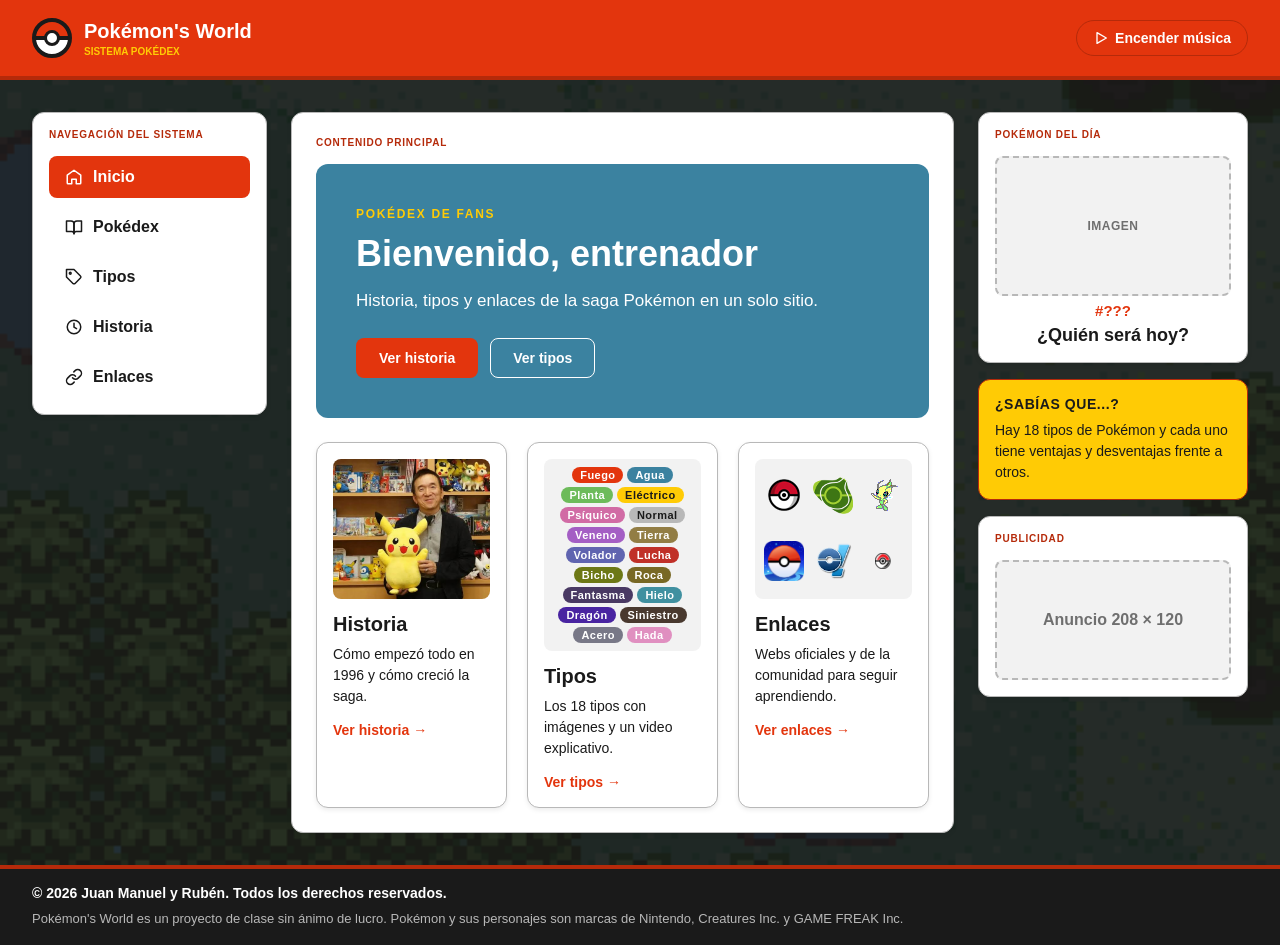
<file: index.html>
<!doctype html>
<html lang="es">
  <head>
    <meta charset="UTF-8" />
    <meta name="viewport" content="width=device-width, initial-scale=1.0" />
    <title>Pokémon's World | Inicio</title>
    <meta
      name="description"
      content="Pokémon's World: historia, tipos, Pokédex y enlaces de la saga Pokémon en un solo sitio de fans."
    />
    <link rel="icon" href="img/favicon.svg" type="image/svg+xml" />
    <link rel="stylesheet" href="css/style.css" />
  </head>
  <body class="page">
    <audio id="background-music" autoplay loop>
      <source src="audio/bg-audio.mp3" type="audio/mpeg" />
      Tu navegador no soporta el elemento de audio.
    </audio>
    <!-- Cabecera -->
    <header class="header">
      <div class="header-container">
        <!-- Logo -->
        <div class="brand">
          <div class="pokeball"></div>
          <div>
            <p class="brand-name">Pokémon's World</p>
            <span> SISTEMA POKÉDEX </span>
          </div>
        </div>
        <!-- Botón de música -->
        <button id="music-button" class="btn music-button" type="button" aria-pressed="false">
          Encender música
        </button>
      </div>
    </header>
    <!-- Estructura de la página -->
    <div class="page-layout">
      <!-- Menú lateral -->
      <aside class="left-sidebar">
        <div class="navigation-panel">
          <p class="panel-title">NAVEGACIÓN DEL SISTEMA</p>
          <nav class="side-nav">
            <a href="index.html" class="active">
              <svg class="nav-icon" viewBox="0 0 24 24" aria-hidden="true">
                <path
                  d="M3 9.5 12 3l9 6.5V20a1 1 0 0 1-1 1h-5v-6H9v6H4a1 1 0 0 1-1-1z"
                />
              </svg>
              Inicio
            </a>
            <a href="pokedex.html">
              <svg class="nav-icon" viewBox="0 0 24 24" aria-hidden="true">
                <path d="M2 4h6a4 4 0 0 1 4 4v13a3 3 0 0 0-3-3H2z" />
                <path d="M22 4h-6a4 4 0 0 0-4 4v13a3 3 0 0 1 3-3h7z" />
              </svg>
              Pokédex
            </a>
            <a href="tipos.html">
              <svg class="nav-icon" viewBox="0 0 24 24" aria-hidden="true">
                <path
                  d="M20.59 13.41l-7.17 7.17a2 2 0 0 1-2.83 0L2 12V2h10l8.59 8.59a2 2 0 0 1 0 2.82z"
                />
                <circle cx="7" cy="7" r="1.2" />
              </svg>
              Tipos
            </a>
            <a href="historia.html">
              <svg class="nav-icon" viewBox="0 0 24 24" aria-hidden="true">
                <circle cx="12" cy="12" r="9" />
                <path d="M12 7v5.2l3.4 2" />
              </svg>
              Historia
            </a>
            <a href="enlaces.html">
              <svg class="nav-icon" viewBox="0 0 24 24" aria-hidden="true">
                <path
                  d="M10 13a5 5 0 0 0 7.54.54l3-3a5 5 0 0 0-7.07-7.07l-1.72 1.71"
                />
                <path
                  d="M14 11a5 5 0 0 0-7.54-.54l-3 3a5 5 0 0 0 7.07 7.07l1.71-1.71"
                />
              </svg>
              Enlaces
            </a>
          </nav>
        </div>
      </aside>
      <!-- Contenido principal -->
      <main class="main-content">
        <section class="content-panel">
          <p class="panel-title">CONTENIDO PRINCIPAL</p>
          <!-- Banner principal -->
          <div class="hero">
            <span class="hero-label">POKÉDEX DE FANS</span>
            <h1 class="hero-title">Bienvenido, entrenador</h1>
            <p class="hero-text">
              Historia, tipos y enlaces de la saga Pokémon en un solo sitio.
            </p>
            <div class="hero-actions">
              <a class="btn btn-primary" href="historia.html">Ver historia</a>
              <a class="btn btn-ghost" href="tipos.html">Ver tipos</a>
            </div>
          </div>
          <!-- Tarjetas de inicio -->
          <div class="card-grid card-grid--3">
            <article class="card">
              <img
                class="card-image"
                src="img/portada-saga.jpg"
                alt="Portada de los primeros juegos de Pokémon"
              />
              <div class="card-body">
                <h2 class="card-title">Historia</h2>
                <p class="card-text">
                  Cómo empezó todo en 1996 y cómo creció la saga.
                </p>
                <a class="card-link" href="historia.html">Ver historia →</a>
              </div>
            </article>
            <article class="card">
              <div class="card-image card-image--tipos">
                <span class="type-badge fuego">Fuego</span>
                <span class="type-badge agua">Agua</span>
                <span class="type-badge planta">Planta</span>
                <span class="type-badge electrico">Eléctrico</span>
                <span class="type-badge psiquico">Psíquico</span>
                <span class="type-badge normal">Normal</span>
                <span class="type-badge veneno">Veneno</span>
                <span class="type-badge tierra">Tierra</span>
                <span class="type-badge volador">Volador</span>
                <span class="type-badge lucha">Lucha</span>
                <span class="type-badge bicho">Bicho</span>
                <span class="type-badge roca">Roca</span>
                <span class="type-badge fantasma">Fantasma</span>
                <span class="type-badge hielo">Hielo</span>
                <span class="type-badge dragon">Dragón</span>
                <span class="type-badge siniestro">Siniestro</span>
                <span class="type-badge acero">Acero</span>
                <span class="type-badge hada">Hada</span>
              </div>
              <div class="card-body">
                <h2 class="card-title">Tipos</h2>
                <p class="card-text">
                  Los 18 tipos con imágenes y un video explicativo.
                </p>
                <a class="card-link" href="tipos.html">Ver tipos →</a>
              </div>
            </article>
            <article class="card">
              <div class="card-image card-image--logos">
                <img src="img/logos/pokemon-com.png" alt="Pokémon.com" />
                <img src="img/logos/bulbapedia.png" alt="Bulbapedia" />
                <img src="img/logos/serebii.png" alt="Serebii" />
                <img src="img/logos/pokemongo.png" alt="Pokémon GO" />
                <img src="img/logos/pokemonshowdown.png" alt="Pokémon Showdown" />
                <img src="img/logos/pokemoncenter.png" alt="Pokémon Center" />
              </div>
              <div class="card-body">
                <h2 class="card-title">Enlaces</h2>
                <p class="card-text">
                  Webs oficiales y de la comunidad para seguir aprendiendo.
                </p>
                <a class="card-link" href="enlaces.html">Ver enlaces →</a>
              </div>
            </article>
          </div>
        </section>
      </main>
      <!-- Contenido lateral -->
      <aside class="right-sidebar">
        <!-- Pokémon del día -->
        <div class="sidebar-panel">
          <p class="panel-title">POKÉMON DEL DÍA</p>
          <div class="pokemon-day">
            <div class="img-placeholder pokemon-day-image">
              <span> IMAGEN </span>
            </div>
            <p class="pokemon-day-number">#???</p>
            <p class="pokemon-day-name">¿Quién será hoy?</p>
          </div>
        </div>
        <!-- Dato curioso -->
        <div class="fact-box">
          <p class="fact-title">¿SABÍAS QUE...?</p>
          <p class="fact-text">
            Hay 18 tipos de Pokémon y cada uno tiene ventajas y desventajas
            frente a otros.
          </p>
        </div>
        <!-- Anuncio 208x120 -->
        <div class="sidebar-panel">
          <p class="panel-title">PUBLICIDAD</p>
          <div class="ad-placeholder ad-placeholder--wide">
            <span> Anuncio 208 × 120 </span>
          </div>
        </div>
      </aside>
    </div>
    <!-- Pie de página -->
    <footer class="footer">
      <div class="footer-container">
        <p class="footer-copy">
          © 2026 Juan Manuel y Rubén. Todos los derechos reservados.
        </p>
        <p class="footer-note">
          Pokémon's World es un proyecto de clase sin ánimo de lucro. Pokémon y
          sus personajes son marcas de Nintendo, Creatures Inc. y GAME FREAK
          Inc.
        </p>
      </div>
    </footer>
    <script src="js/api.js"></script>
    <script src="js/dom.js"></script>
    <script src="js/script.js"></script>
  </body>
</html>
</file>
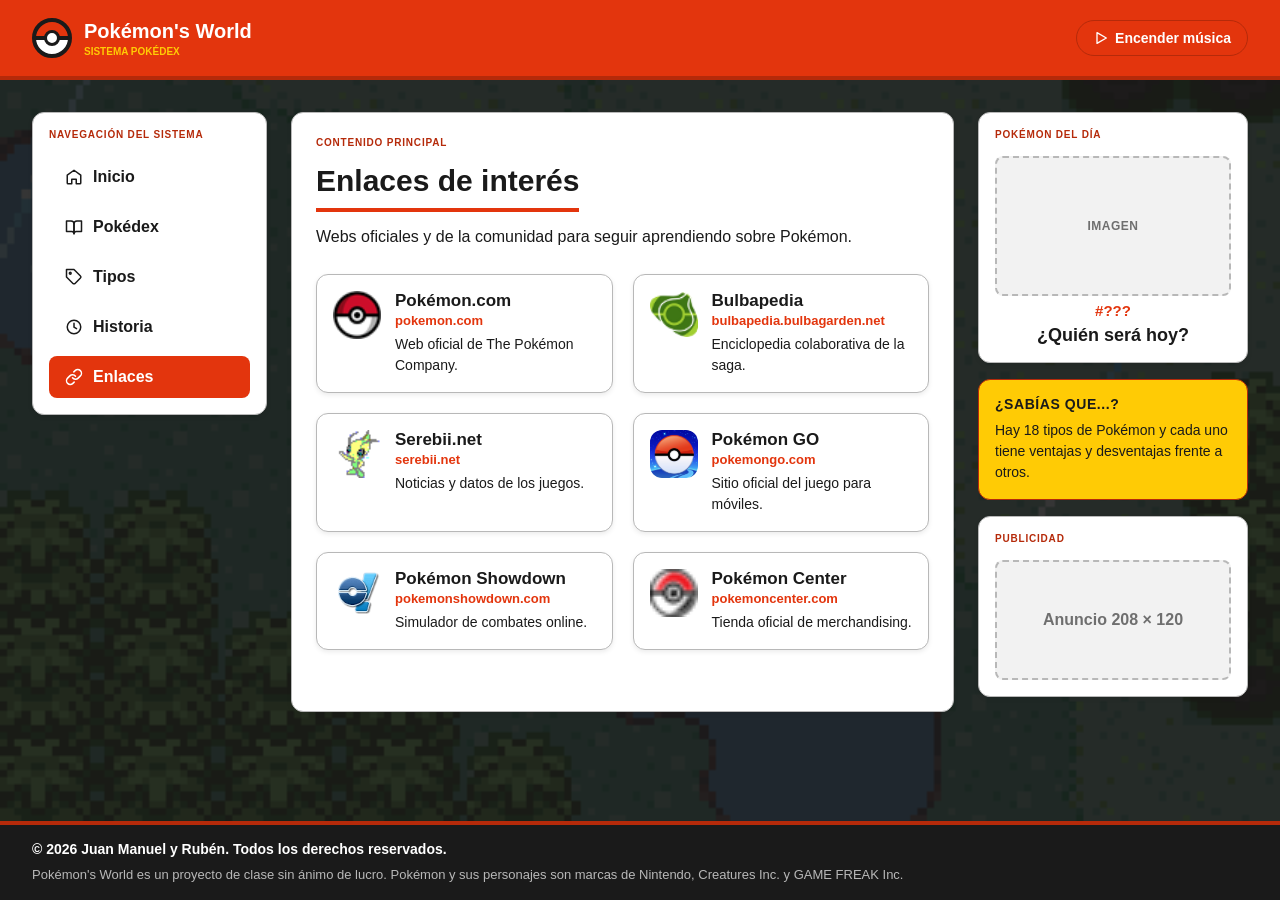
<file: enlaces.html>
<!doctype html>
<html lang="es">
  <head>
    <meta charset="UTF-8" />
    <meta name="viewport" content="width=device-width, initial-scale=1.0" />
    <title>Pokémon's World | Enlaces</title>
    <meta
      name="description"
      content="Webs oficiales y de la comunidad para seguir aprendiendo sobre Pokémon."
    />
    <link rel="icon" href="img/favicon.svg" type="image/svg+xml" />
    <link rel="stylesheet" href="css/style.css" />
  </head>
  <body class="page">
    <audio id="background-music" autoplay loop>
      <source src="audio/bg-audio.mp3" type="audio/mpeg" />
      Tu navegador no soporta el elemento de audio.
    </audio>
    <!-- Cabecera -->
    <header class="header">
      <div class="header-container">
        <!-- Logo -->
        <div class="brand">
          <div class="pokeball"></div>
          <div>
            <p class="brand-name">Pokémon's World</p>
            <span> SISTEMA POKÉDEX </span>
          </div>
        </div>
        <!-- Botón de música -->
        <button id="music-button" class="btn music-button" type="button" aria-pressed="false">
          Encender música
        </button>
      </div>
    </header>
    <!-- Estructura de la página -->
    <div class="page-layout">
      <!-- Menú lateral -->
      <aside class="left-sidebar">
        <div class="navigation-panel">
          <p class="panel-title">NAVEGACIÓN DEL SISTEMA</p>
          <nav class="side-nav">
            <a href="index.html">
              <svg class="nav-icon" viewBox="0 0 24 24" aria-hidden="true">
                <path d="M3 9.5 12 3l9 6.5V20a1 1 0 0 1-1 1h-5v-6H9v6H4a1 1 0 0 1-1-1z" />
              </svg>
              Inicio
            </a>
            <a href="pokedex.html">
              <svg class="nav-icon" viewBox="0 0 24 24" aria-hidden="true">
                <path d="M2 4h6a4 4 0 0 1 4 4v13a3 3 0 0 0-3-3H2z" />
                <path d="M22 4h-6a4 4 0 0 0-4 4v13a3 3 0 0 1 3-3h7z" />
              </svg>
              Pokédex
            </a>
            <a href="tipos.html">
              <svg class="nav-icon" viewBox="0 0 24 24" aria-hidden="true">
                <path
                  d="M20.59 13.41l-7.17 7.17a2 2 0 0 1-2.83 0L2 12V2h10l8.59 8.59a2 2 0 0 1 0 2.82z"
                />
                <circle cx="7" cy="7" r="1.2" />
              </svg>
              Tipos
            </a>
            <a href="historia.html">
              <svg class="nav-icon" viewBox="0 0 24 24" aria-hidden="true">
                <circle cx="12" cy="12" r="9" />
                <path d="M12 7v5.2l3.4 2" />
              </svg>
              Historia
            </a>
            <a href="enlaces.html" class="active">
              <svg class="nav-icon" viewBox="0 0 24 24" aria-hidden="true">
                <path d="M10 13a5 5 0 0 0 7.54.54l3-3a5 5 0 0 0-7.07-7.07l-1.72 1.71" />
                <path d="M14 11a5 5 0 0 0-7.54-.54l-3 3a5 5 0 0 0 7.07 7.07l1.71-1.71" />
              </svg>
              Enlaces
            </a>
          </nav>
        </div>
      </aside>
      <!-- Contenido principal -->
      <main class="main-content">
        <section class="content-panel">
          <p class="panel-title">CONTENIDO PRINCIPAL</p>
          <!-- Título de la página -->
          <h1 class="page-title page-title--underline">Enlaces de interés</h1>
          <p class="page-intro">
            Webs oficiales y de la comunidad para seguir aprendiendo sobre Pokémon.
          </p>
          <!-- Enlaces -->
          <div class="card-grid card-grid--2">
            <article class="link-card">
              <img
                class="link-logo"
                src="img/logos/pokemon-com.png"
                alt=""
                width="48"
                height="48"
              />
              <div class="link-body">
                <h2 class="link-name"><a href="https://www.pokemon.com" target="_blank" rel="noopener noreferrer">Pokémon.com</a></h2>
                <p class="link-domain">pokemon.com</p>
                <p class="link-text">Web oficial de The Pokémon Company.</p>
              </div>
            </article>
            <article class="link-card">
              <img class="link-logo" src="img/logos/bulbapedia.png" alt="" width="48" height="48" />
              <div class="link-body">
                <h2 class="link-name">
                  <a href="https://bulbapedia.bulbagarden.net" target="_blank" rel="noopener noreferrer">Bulbapedia</a>
                </h2>
                <p class="link-domain">bulbapedia.bulbagarden.net</p>
                <p class="link-text">Enciclopedia colaborativa de la saga.</p>
              </div>
            </article>
            <article class="link-card">
              <img class="link-logo" src="img/logos/serebii.png" alt="" width="48" height="48" />
              <div class="link-body">
                <h2 class="link-name"><a href="https://serebii.net" target="_blank" rel="noopener noreferrer">Serebii.net</a></h2>
                <p class="link-domain">serebii.net</p>
                <p class="link-text">Noticias y datos de los juegos.</p>
              </div>
            </article>
            <article class="link-card">
              <img class="link-logo" src="img/logos/pokemongo.png" alt="" width="48" height="48" />
              <div class="link-body">
                <h2 class="link-name"><a href="https://pokemongo.com" target="_blank" rel="noopener noreferrer">Pokémon GO</a></h2>
                <p class="link-domain">pokemongo.com</p>
                <p class="link-text">Sitio oficial del juego para móviles.</p>
              </div>
            </article>
            <article class="link-card">
              <img
                class="link-logo"
                src="img/logos/pokemonshowdown.png"
                alt=""
                width="48"
                height="48"
              />
              <div class="link-body">
                <h2 class="link-name">
                  <a href="https://pokemonshowdown.com" target="_blank" rel="noopener noreferrer">Pokémon Showdown</a>
                </h2>
                <p class="link-domain">pokemonshowdown.com</p>
                <p class="link-text">Simulador de combates online.</p>
              </div>
            </article>
            <article class="link-card">
              <img
                class="link-logo"
                src="img/logos/pokemoncenter.png"
                alt=""
                width="48"
                height="48"
              />
              <div class="link-body">
                <h2 class="link-name">
                  <a href="https://www.pokemoncenter.com" target="_blank" rel="noopener noreferrer">Pokémon Center</a>
                </h2>
                <p class="link-domain">pokemoncenter.com</p>
                <p class="link-text">Tienda oficial de merchandising.</p>
              </div>
            </article>
          </div>
        </section>
      </main>
      <!-- Contenido lateral -->
      <aside class="right-sidebar">
        <!-- Pokémon del día -->
        <div class="sidebar-panel">
          <p class="panel-title">POKÉMON DEL DÍA</p>
          <div class="pokemon-day">
            <div class="img-placeholder pokemon-day-image">
              <span> IMAGEN </span>
            </div>
            <p class="pokemon-day-number">#???</p>
            <p class="pokemon-day-name">¿Quién será hoy?</p>
          </div>
        </div>
        <!-- Dato curioso -->
        <div class="fact-box">
          <p class="fact-title">¿SABÍAS QUE...?</p>
          <p class="fact-text">
            Hay 18 tipos de Pokémon y cada uno tiene ventajas y desventajas frente a otros.
          </p>
        </div>
        <!-- Anuncio 208x120 -->
        <div class="sidebar-panel">
          <p class="panel-title">PUBLICIDAD</p>
          <div class="ad-placeholder ad-placeholder--wide">
            <span> Anuncio 208 × 120 </span>
          </div>
        </div>
      </aside>
    </div>
    <!-- Pie de página -->
    <footer class="footer">
      <div class="footer-container">
        <p class="footer-copy">© 2026 Juan Manuel y Rubén. Todos los derechos reservados.</p>
        <p class="footer-note">
          Pokémon's World es un proyecto de clase sin ánimo de lucro. Pokémon y sus personajes son
          marcas de Nintendo, Creatures Inc. y GAME FREAK Inc.
        </p>
      </div>
    </footer>
    <script src="js/api.js"></script>
    <script src="js/dom.js"></script>
    <script src="js/script.js"></script>
  </body>
</html>
</file>
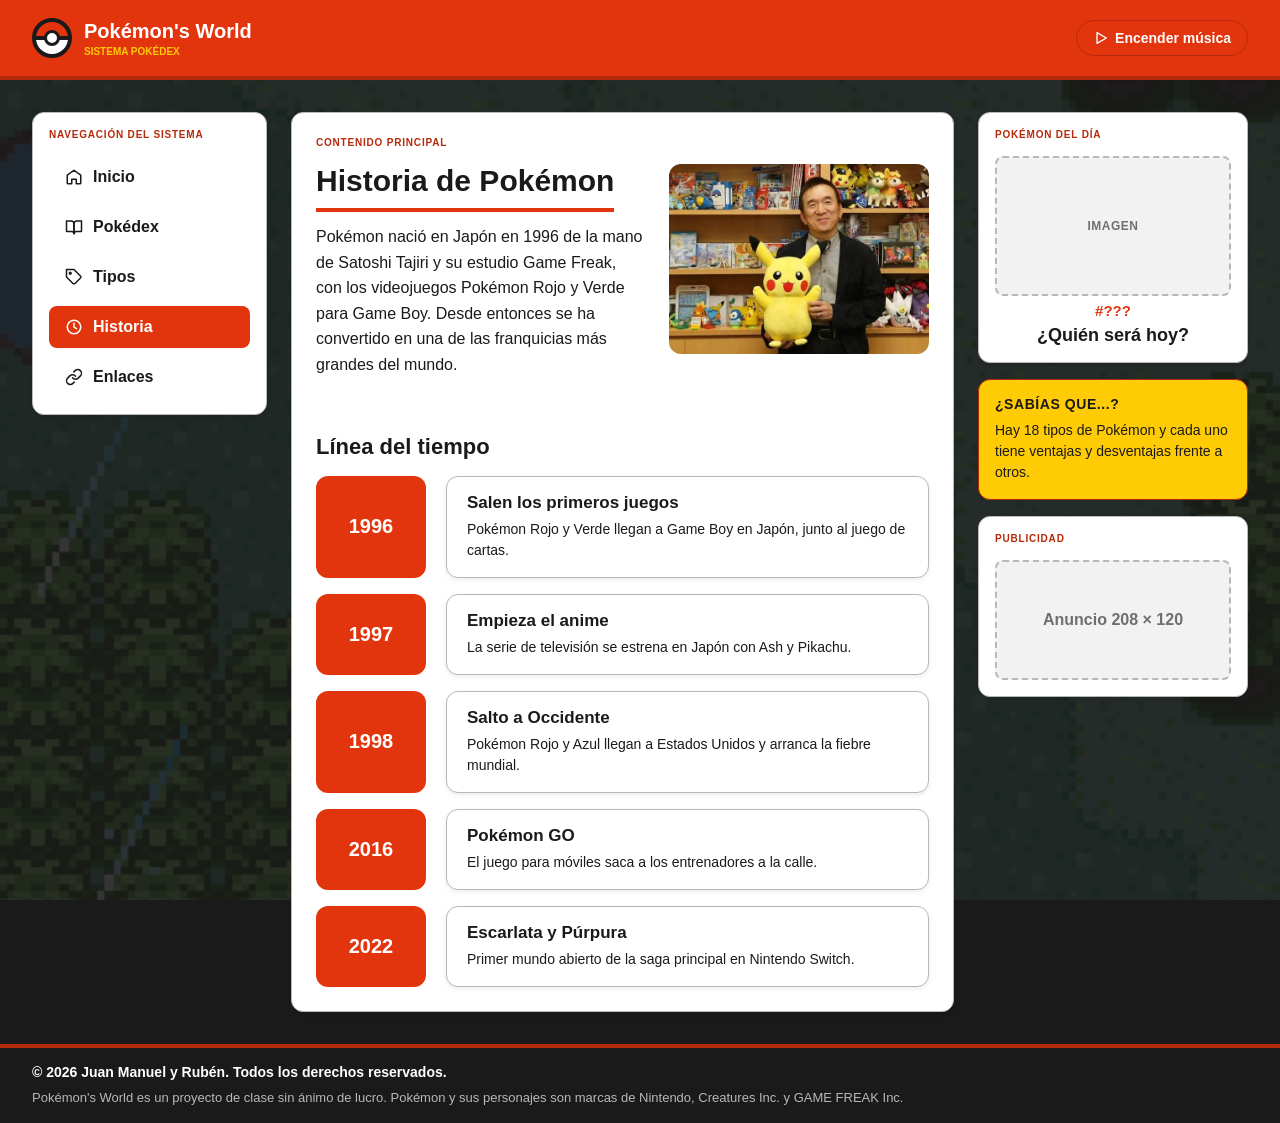
<file: historia.html>
<!doctype html>
<html lang="es">
  <head>
    <meta charset="UTF-8" />
    <meta name="viewport" content="width=device-width, initial-scale=1.0" />
    <title>Pokémon's World | Historia</title>
    <meta
      name="description"
      content="La historia de Pokémon desde 1996 hasta hoy: juegos, anime y línea del tiempo."
    />
    <link rel="icon" href="img/favicon.svg" type="image/svg+xml" />
    <link rel="stylesheet" href="css/style.css" />
  </head>
  <body class="page">
    <audio id="background-music" autoplay loop>
      <source src="audio/bg-audio.mp3" type="audio/mpeg" />
      Tu navegador no soporta el elemento de audio.
    </audio>
    <!-- Cabecera -->
    <header class="header">
      <div class="header-container">
        <!-- Logo -->
        <div class="brand">
          <div class="pokeball"></div>
          <div>
            <p class="brand-name">Pokémon's World</p>
            <span> SISTEMA POKÉDEX </span>
          </div>
        </div>
        <!-- Botón de música -->
        <button id="music-button" class="btn music-button" type="button" aria-pressed="false">
          Encender música
        </button>
      </div>
    </header>
    <!-- Estructura de la página -->
    <div class="page-layout">
      <!-- Menú lateral -->
      <aside class="left-sidebar">
        <div class="navigation-panel">
          <p class="panel-title">NAVEGACIÓN DEL SISTEMA</p>
          <nav class="side-nav">
            <a href="index.html">
              <svg class="nav-icon" viewBox="0 0 24 24" aria-hidden="true">
                <path d="M3 9.5 12 3l9 6.5V20a1 1 0 0 1-1 1h-5v-6H9v6H4a1 1 0 0 1-1-1z" />
              </svg>
              Inicio
            </a>
            <a href="pokedex.html">
              <svg class="nav-icon" viewBox="0 0 24 24" aria-hidden="true">
                <path d="M2 4h6a4 4 0 0 1 4 4v13a3 3 0 0 0-3-3H2z" />
                <path d="M22 4h-6a4 4 0 0 0-4 4v13a3 3 0 0 1 3-3h7z" />
              </svg>
              Pokédex
            </a>
            <a href="tipos.html">
              <svg class="nav-icon" viewBox="0 0 24 24" aria-hidden="true">
                <path
                  d="M20.59 13.41l-7.17 7.17a2 2 0 0 1-2.83 0L2 12V2h10l8.59 8.59a2 2 0 0 1 0 2.82z"
                />
                <circle cx="7" cy="7" r="1.2" />
              </svg>
              Tipos
            </a>
            <a href="historia.html" class="active">
              <svg class="nav-icon" viewBox="0 0 24 24" aria-hidden="true">
                <circle cx="12" cy="12" r="9" />
                <path d="M12 7v5.2l3.4 2" />
              </svg>
              Historia
            </a>
            <a href="enlaces.html">
              <svg class="nav-icon" viewBox="0 0 24 24" aria-hidden="true">
                <path d="M10 13a5 5 0 0 0 7.54.54l3-3a5 5 0 0 0-7.07-7.07l-1.72 1.71" />
                <path d="M14 11a5 5 0 0 0-7.54-.54l-3 3a5 5 0 0 0 7.07 7.07l1.71-1.71" />
              </svg>
              Enlaces
            </a>
          </nav>
        </div>
      </aside>
      <!-- Contenido principal -->
      <main class="main-content">
        <section class="content-panel">
          <p class="panel-title">CONTENIDO PRINCIPAL</p>
          <!-- Introducción -->
          <div class="intro-split">
            <div class="intro-split-text">
              <h1 class="page-title page-title--underline">Historia de Pokémon</h1>
              <p class="page-intro">
                Pokémon nació en Japón en 1996 de la mano de Satoshi Tajiri y su estudio Game Freak,
                con los videojuegos Pokémon Rojo y Verde para Game Boy. Desde entonces se ha
                convertido en una de las franquicias más grandes del mundo.
              </p>
            </div>
            <img
              class="intro-split-media intro-image"
              src="img/portada-saga.jpg"
              alt="Portada de los primeros juegos de Pokémon"
            />
          </div>
          <!-- Línea de tiempo -->
          <h2 class="section-title">Línea del tiempo</h2>
          <ol class="timeline">
            <li class="timeline-item">
              <p class="timeline-year">1996</p>
              <div class="timeline-card">
                <h3 class="timeline-title">Salen los primeros juegos</h3>
                <p class="timeline-text">
                  Pokémon Rojo y Verde llegan a Game Boy en Japón, junto al juego de cartas.
                </p>
              </div>
            </li>
            <li class="timeline-item">
              <p class="timeline-year">1997</p>
              <div class="timeline-card">
                <h3 class="timeline-title">Empieza el anime</h3>
                <p class="timeline-text">
                  La serie de televisión se estrena en Japón con Ash y Pikachu.
                </p>
              </div>
            </li>
            <li class="timeline-item">
              <p class="timeline-year">1998</p>
              <div class="timeline-card">
                <h3 class="timeline-title">Salto a Occidente</h3>
                <p class="timeline-text">
                  Pokémon Rojo y Azul llegan a Estados Unidos y arranca la fiebre mundial.
                </p>
              </div>
            </li>
            <li class="timeline-item">
              <p class="timeline-year">2016</p>
              <div class="timeline-card">
                <h3 class="timeline-title">Pokémon GO</h3>
                <p class="timeline-text">
                  El juego para móviles saca a los entrenadores a la calle.
                </p>
              </div>
            </li>
            <li class="timeline-item">
              <p class="timeline-year">2022</p>
              <div class="timeline-card">
                <h3 class="timeline-title">Escarlata y Púrpura</h3>
                <p class="timeline-text">
                  Primer mundo abierto de la saga principal en Nintendo Switch.
                </p>
              </div>
            </li>
          </ol>
        </section>
      </main>
      <!-- Contenido lateral -->
      <aside class="right-sidebar">
        <!-- Pokémon del día -->
        <div class="sidebar-panel">
          <p class="panel-title">POKÉMON DEL DÍA</p>
          <div class="pokemon-day">
            <div class="img-placeholder pokemon-day-image">
              <span> IMAGEN </span>
            </div>
            <p class="pokemon-day-number">#???</p>
            <p class="pokemon-day-name">¿Quién será hoy?</p>
          </div>
        </div>
        <!-- Dato curioso -->
        <div class="fact-box">
          <p class="fact-title">¿SABÍAS QUE...?</p>
          <p class="fact-text">
            Hay 18 tipos de Pokémon y cada uno tiene ventajas y desventajas frente a otros.
          </p>
        </div>
        <!-- Anuncio 208x120 -->
        <div class="sidebar-panel">
          <p class="panel-title">PUBLICIDAD</p>
          <div class="ad-placeholder ad-placeholder--wide">
            <span> Anuncio 208 × 120 </span>
          </div>
        </div>
      </aside>
    </div>
    <!-- Pie de página -->
    <footer class="footer">
      <div class="footer-container">
        <p class="footer-copy">© 2026 Juan Manuel y Rubén. Todos los derechos reservados.</p>
        <p class="footer-note">
          Pokémon's World es un proyecto de clase sin ánimo de lucro. Pokémon y sus personajes son
          marcas de Nintendo, Creatures Inc. y GAME FREAK Inc.
        </p>
      </div>
    </footer>
    <script src="js/api.js"></script>
    <script src="js/dom.js"></script>
    <script src="js/script.js"></script>
  </body>
</html>
</file>
<file: css/style.css>
/* VARIABLES */
:root {
  --red: #e3350d;
  --dark-red: #b52a0a;
  --black: #1a1a1a;
  --white: #fff;
  --light: #f2f2f2;
  --gray: #b8b8b8;
  --gray-text: #6f6f6f;
  --blue: #3b82a0;
  --green: #6dbb5a;
  --yellow: #ffcb05;
  --max: 1400px;
  --pad: 32px;
  --radius: 12px;
  --shadow: 0 2px 5px rgba(0, 0, 0, 0.08);
}

/* REINICIO + ESTRUCTURA GENERAL */
* {
  box-sizing: border-box;
}
html,
body {
  margin: 0;
  padding: 0;
}

body {
  min-height: 100vh;
  display: flex;
  flex-direction: column;
  background: var(--black);
  color: var(--black);
  font-family: Arial, Helvetica, sans-serif;
}

.page {
  position: relative;
}

.page::before {
  content: "";
  position: fixed;
  inset: 0;
  background: url("../img/fondo.gif") center / cover no-repeat;
  opacity: 0.12;
  z-index: -1;
  pointer-events: none;
}

/* PRIMITIVOS COMPARTIDOS — única definición del ancho de rejilla y de la superficie de las tarjetas */
.header-container,
.page-layout,
.footer-container {
  width: 100%;
  max-width: var(--max);
  margin: 0 auto;
  padding: 0 var(--pad);
}

.navigation-panel,
.content-panel,
.sidebar-panel,
.card,
.pokemon-card,
.type-card,
.link-card,
.timeline-card {
  background: var(--white);
  border: 1px solid var(--gray);
  border-radius: var(--radius);
  box-shadow: var(--shadow);
}

/* CABECERA */
.header {
  height: 80px;
  background: var(--red);
  border-bottom: 4px solid var(--dark-red);
}
.header-container {
  height: 100%;
  display: flex;
  align-items: center;
  justify-content: space-between;
}

.brand {
  display: flex;
  align-items: center;
  gap: 12px;
}
.brand-name {
  margin: 0;
  color: var(--white);
  font-size: 20px;
  font-weight: bold;
}
.brand span {
  display: block;
  margin-top: 3px;
  color: var(--yellow);
  font-size: 10px;
  font-weight: bold;
}
.pokeball {
  position: relative;
  width: 40px;
  height: 40px;
  border: 4px solid var(--black);
  border-radius: 50%;
  background: linear-gradient(
    var(--red) 0 45%,
    var(--black) 45% 55%,
    var(--white) 55% 100%
  );
}
.pokeball::after {
  content: "";
  position: absolute;
  top: 50%;
  left: 50%;
  transform: translate(-50%, -50%);
  width: 10px;
  height: 10px;
  border: 3px solid var(--black);
  border-radius: 50%;
  background: var(--white);
}

.header-nav {
  display: flex;
  align-items: center;
  gap: 32px;
}
.header-nav a {
  color: var(--white);
  text-decoration: none;
  font-size: 14px;
  font-weight: 600;
}
.header-nav a:hover,
.header-nav a.active {
  color: var(--yellow);
}

#music-button {
  display: inline-flex;
  align-items: center;
  gap: 6px;
  padding: 9px 16px;
  border: 1px solid var(--dark-red);
  border-radius: 999px;
  background: var(--red);
  color: var(--white);
  font-size: 14px;
  font-weight: 600;
  cursor: pointer;
}
#music-button:hover {
  background: var(--dark-red);
}
.music-icon {
  width: 16px;
  height: 16px;
  flex-shrink: 0;
  fill: none;
  stroke: currentColor;
  stroke-width: 2;
  stroke-linecap: round;
  stroke-linejoin: round;
}

/* REJILLA PRINCIPAL + NAVEGACIÓN LATERAL */
.page-layout {
  padding: var(--pad);
  display: grid;
  grid-template-columns: 235px minmax(0, 1fr) 270px;
  gap: 24px;
  flex: 1;
}

.left-sidebar,
.right-sidebar {
  display: flex;
  flex-direction: column;
  gap: 16px;
}
.navigation-panel {
  padding: 16px;
}
.sidebar-panel {
  padding: 16px;
}
.content-panel {
  min-height: 600px;
  padding: 24px;
}
.main-content {
  min-width: 0;
}

.side-nav {
  display: flex;
  flex-direction: column;
  gap: 8px;
}
.side-nav a {
  display: flex;
  align-items: center;
  gap: 10px;
  padding: 12px 16px;
  border-radius: 8px;
  color: var(--black);
  text-decoration: none;
  font-weight: 600;
}
.side-nav a:hover,
.side-nav a.active {
  background: var(--red);
  color: var(--white);
}

/* ICONOS DE LA NAVEGACION */
.nav-icon {
  width: 18px;
  height: 18px;
  flex-shrink: 0;
  fill: none;
  stroke: currentColor;
  stroke-width: 2;
  stroke-linecap: round;
  stroke-linejoin: round;
}

/* PIE DE PÁGINA */
.footer {
  background: var(--black);
  border-top: 4px solid var(--dark-red);
  color: var(--white);
}
.footer-container {
  padding: 16px var(--pad);
}
.footer-copy {
  margin: 0;
  font-size: 14px;
  font-weight: 600;
}
.footer-note {
  margin: 8px 0 0;
  color: var(--gray);
  font-size: 13px;
  line-height: 1.5;
}

/* TIPOGRAFÍA — cada título es un selector de clase simple, sin guerras de especificidad */
.panel-title {
  margin: 0 0 16px;
  color: var(--dark-red);
  font-size: 10px;
  font-weight: bold;
  letter-spacing: 0.08em;
}
.page-title {
  margin: 0 0 12px;
  font-size: 30px;
  font-weight: bold;
}
.page-title--underline {
  padding-bottom: 10px;
  border-bottom: 4px solid var(--red);
  display: inline-block;
}
.page-intro {
  margin: 0 0 24px;
  font-size: 16px;
  line-height: 1.6;
}
.section-title {
  margin: 32px 0 16px;
  font-size: 22px;
  font-weight: bold;
}
.section-actions {
  margin: 20px 0 0;
  text-align: center;
}

/* MARCADORES DE POSICIÓN — anuncios, imágenes y vídeo */
.ad-placeholder,
.img-placeholder,
.video-placeholder {
  display: flex;
  align-items: center;
  justify-content: center;
  text-align: center;
}
.ad-placeholder,
.img-placeholder {
  border: 2px dashed var(--gray);
  border-radius: 8px;
  background: var(--light);
}
.ad-placeholder span,
.img-placeholder span,
.video-placeholder span {
  color: var(--gray);
  font-weight: 600;
}
.ad-placeholder span,
.img-placeholder span {
  color: var(--gray-text);
}
.ad-placeholder--wide,
.img-placeholder--small {
  min-height: 120px;
}
.img-placeholder {
  min-height: 140px;
}
.img-placeholder span {
  padding: 0 8px;
  font-size: 12px;
  letter-spacing: 0.04em;
}
.video-block {
  margin-top: 8px;
}
.video-placeholder {
  min-height: 320px;
  border-radius: var(--radius);
  background: var(--black);
}
.video-embed {
  position: relative;
  aspect-ratio: 16 / 9;
  border-radius: var(--radius);
  overflow: hidden;
  background: var(--black);
}
.video-embed iframe {
  width: 100%;
  height: 100%;
  border: 0;
}
.video-placeholder span {
  font-size: 16px;
  font-weight: bold;
  letter-spacing: 0.1em;
}

/* CAJA DE DATO CURIOSO */
.fact-box {
  padding: 16px;
  border: 1px solid var(--dark-red);
  border-radius: var(--radius);
  background: var(--yellow);
  color: var(--black);
}
.fact-title {
  margin: 0 0 8px;
  font-size: 14px;
  font-weight: bold;
  letter-spacing: 0.04em;
}
.fact-text {
  margin: 0;
  font-size: 14px;
  line-height: 1.5;
}

/* POKÉMON DEL DÍA */
.pokemon-day {
  display: flex;
  flex-direction: column;
  align-items: center;
  gap: 6px;
  text-align: center;
}
.pokemon-day-image {
  width: 100%;
}
.pokemon-day-image img {
  width: 100%;
  height: auto;
  display: block;
}
.pokemon-day-number {
  margin: 0;
  color: var(--red);
  font-size: 15px;
  font-weight: bold;
}
.pokemon-day-name {
  margin: 0;
  font-size: 18px;
  font-weight: bold;
}

/* BANNER PRINCIPAL */
.hero {
  margin: 0 0 24px;
  padding: 40px;
  border-radius: var(--radius);
  background: var(--blue);
  color: var(--white);
}
.hero-label {
  display: inline-block;
  margin-bottom: 12px;
  color: var(--yellow);
  font-size: 12px;
  font-weight: bold;
  letter-spacing: 0.14em;
}
.hero-title {
  margin: 0 0 12px;
  font-size: 36px;
  font-weight: bold;
}
.hero-text {
  max-width: 480px;
  margin: 0 0 24px;
  font-size: 17px;
  line-height: 1.6;
}
.hero-actions {
  display: flex;
  gap: 12px;
}

/* BOTONES */
.btn {
  padding: 11px 22px;
  border: 1px solid transparent;
  border-radius: 8px;
  font-family: inherit;
  font-size: 14px;
  font-weight: 600;
  text-decoration: none;
  cursor: pointer;
}
.btn-small {
  padding: 8px 16px;
  font-size: 13px;
}
.btn-primary {
  background: var(--red);
  color: var(--white);
}
.btn-primary:hover {
  background: var(--dark-red);
}
.btn-ghost {
  border-color: var(--white);
  color: var(--white);
}
.btn-ghost:hover {
  background: var(--white);
  color: var(--blue);
}
.btn-outline {
  border-color: var(--red);
  background: var(--white);
  color: var(--red);
}
.btn-outline:hover {
  background: var(--red);
  color: var(--white);
}
/* TARJETAS + REJILLAS */
.card-grid {
  display: grid;
  gap: 20px;
}
.card-grid--3 {
  grid-template-columns: repeat(3, minmax(0, 1fr));
}
.card-grid--2 {
  grid-template-columns: repeat(2, minmax(0, 1fr));
}

.card,
.pokemon-card,
.type-card {
  padding: 16px;
}
.pokemon-card,
.type-card {
  display: flex;
  flex-direction: column;
}
.pokemon-card .btn {
  margin-top: auto;
  align-self: flex-start;
}
.card-title {
  margin: 0 0 8px;
  font-size: 20px;
  font-weight: bold;
}
.card-body {
  padding-top: 14px;
}
.card-text {
  margin: 0 0 14px;
  font-size: 14px;
  line-height: 1.5;
}
.card-link {
  color: var(--red);
  font-size: 14px;
  font-weight: bold;
  text-decoration: none;
}
.card-link:hover {
  color: var(--dark-red);
  text-decoration: underline;
}

/* IMÁGENES DE LAS TARJETAS DE INICIO */
.card-image {
  display: block;
  width: 100%;
  height: 140px;
  border-radius: 8px;
}
img.card-image {
  object-fit: cover;
}
.card-image--tipos {
  display: flex;
  flex-wrap: wrap;
  align-content: center;
  justify-content: center;
  gap: 4px;
  height: auto;
  min-height: 140px;
  padding: 8px;
  background: var(--light);
}
.card-image--tipos .type-badge {
  padding: 2px 8px;
  font-size: 11px;
}
.card-image--logos {
  display: grid;
  grid-template-columns: repeat(3, 1fr);
  place-items: center;
  gap: 8px;
  padding: 8px;
  background: var(--light);
}
.card-image--logos img {
  max-width: 100%;
  max-height: 40px;
  object-fit: contain;
}
.pokemon-number {
  margin: 0 0 10px;
  color: var(--red);
  font-size: 15px;
  font-weight: bold;
}
.pokemon-name {
  margin: 12px 0 10px;
  font-size: 19px;
  font-weight: bold;
}
.pokemon-types {
  margin: 0 0 14px;
  display: flex;
  flex-wrap: wrap;
  gap: 6px;
}
.pokemon-image {
  display: flex;
  align-items: center;
  justify-content: center;
  min-height: 140px;
  border-radius: 8px;
  background: var(--light);
}
.pokemon-img {
  width: 100%;
  max-height: 140px;
  object-fit: contain;
}
.pokemon-error {
  grid-column: 1 / -1;
  margin: 0;
  padding: 24px;
  color: var(--dark-red);
  font-weight: 600;
}

/* VENTANA DE DETALLES DEL POKÉMON */
.detalle {
  width: min(420px, 90vw);
  padding: 0;
  border: 1px solid var(--gray);
  border-radius: var(--radius);
  box-shadow: 0 10px 30px rgba(0, 0, 0, 0.3);
}
.detalle::backdrop {
  background: rgba(0, 0, 0, 0.5);
}
.detalle-card {
  position: relative;
  padding: 24px;
  text-align: center;
}
.detalle-cerrar {
  position: absolute;
  top: 8px;
  right: 12px;
  border: none;
  background: none;
  color: var(--gray-text);
  font-size: 26px;
  line-height: 1;
  cursor: pointer;
}
.detalle-cerrar:hover {
  color: var(--dark-red);
}
.detalle-img {
  width: 160px;
  height: 160px;
  object-fit: contain;
}
.detalle-numero {
  margin: 0;
  color: var(--red);
  font-size: 14px;
  font-weight: bold;
}
.detalle-nombre {
  margin: 4px 0 8px;
  font-size: 24px;
  font-weight: bold;
}
.detalle-tipos {
  margin: 0 0 16px;
  display: flex;
  justify-content: center;
  gap: 6px;
}
.detalle-datos {
  margin: 0;
  padding: 16px 0 0;
  border-top: 1px solid var(--gray);
  list-style: none;
  text-align: left;
  font-size: 14px;
}
.detalle-datos li {
  padding: 4px 0;
}
.type-card-badge {
  margin: 12px 0 8px;
}
.type-card-example {
  margin: 0;
  font-size: 14px;
  font-weight: 600;
}
.type-card--oculto {
  display: none;
}
.tipos-completos .type-card--oculto {
  display: flex;
}

/* FILTROS DE LA POKÉDEX */
.filters {
  margin-bottom: 24px;
  padding: 16px;
  border: 1px solid var(--gray);
  border-radius: var(--radius);
  background: var(--light);
  display: flex;
  align-items: flex-end;
  gap: 16px;
}
.filters-field {
  display: flex;
  flex-direction: column;
  gap: 6px;
}
.filters-field--search {
  flex: 1;
}
.filters-label {
  color: var(--dark-red);
  font-size: 11px;
  font-weight: bold;
  letter-spacing: 0.08em;
  text-transform: uppercase;
}
.filters-input,
.filters-select {
  width: 100%;
  padding: 10px 12px;
  border: 1px solid var(--gray);
  border-radius: 8px;
  background: var(--white);
  color: var(--black);
  font-family: inherit;
  font-size: 14px;
}
.filters-select {
  min-width: 190px;
  cursor: pointer;
}
.filters-input:focus,
.filters-select:focus {
  outline: none;
  border-color: var(--red);
}

/* INSIGNIAS DE TIPO — un color por tipo, solo datos */
.type-badge {
  display: inline-block;
  padding: 4px 12px;
  border-radius: 999px;
  color: var(--white);
  font-size: 12px;
  font-weight: bold;
  letter-spacing: 0.04em;
}
.type-badge.normal {
  background: var(--gray);
  color: var(--black);
}
.type-badge.electrico {
  background: var(--yellow);
  color: var(--black);
}
.type-badge.fuego {
  background: var(--red);
}
.type-badge.agua {
  background: var(--blue);
}
.type-badge.planta {
  background: var(--green);
}
.type-badge.hada {
  background: #e08fc0;
}
.type-badge.veneno {
  background: #a45ec4;
}
.type-badge.psiquico {
  background: #d16ba5;
}
.type-badge.lucha {
  background: #c03028;
}
.type-badge.tierra {
  background: #927d44;
}
.type-badge.volador {
  background: #6064b0;
}
.type-badge.roca {
  background: #786824;
}
.type-badge.fantasma {
  background: #493963;
}
.type-badge.hielo {
  background: #4090a0;
}
.type-badge.dragon {
  background: #4924a1;
}
.type-badge.acero {
  background: #787887;
}
.type-badge.siniestro {
  background: #49392f;
}
.type-badge.bicho {
  background: #6d7815;
}

/* LÍNEA DE TIEMPO */
.timeline {
  margin: 0;
  padding: 0;
  list-style: none;
  display: flex;
  flex-direction: column;
  gap: 16px;
}
.timeline-item {
  display: grid;
  grid-template-columns: 110px minmax(0, 1fr);
  align-items: stretch;
  gap: 20px;
}
.timeline-year {
  margin: 0;
  border-radius: var(--radius);
  background: var(--red);
  color: var(--white);
  display: flex;
  align-items: center;
  justify-content: center;
  font-size: 20px;
  font-weight: bold;
}
.timeline-card {
  padding: 16px 20px;
}
.timeline-title {
  margin: 0 0 6px;
  font-size: 17px;
  font-weight: bold;
}
.timeline-text {
  margin: 0;
  font-size: 14px;
  line-height: 1.5;
}

/* INTRODUCCIÓN (texto + imagen) */
.intro-split {
  display: flex;
  align-items: flex-start;
  gap: 24px;
}
.intro-split-text {
  flex: 1;
}
.intro-split-media {
  width: 260px;
  min-height: 190px;
}
.intro-image {
  height: 190px;
  object-fit: cover;
  border-radius: var(--radius);
}

/* TARJETAS DE ENLACES */
.link-card {
  position: relative;
  padding: 16px;
  display: flex;
  align-items: flex-start;
  gap: 14px;
}
.link-logo {
  width: 48px;
  height: 48px;
  flex-shrink: 0;
  border-radius: var(--radius);
  background: var(--white);
  object-fit: contain;
}
.link-body {
  min-width: 0;
}
/* Enlace estirado: el <a> cubre toda la tarjeta, pero el nombre accesible sigue siendo el del sitio */
.link-name a {
  color: inherit;
  text-decoration: none;
}
.link-name a::after {
  content: "";
  position: absolute;
  inset: 0;
  border-radius: var(--radius);
}
.link-name a:hover {
  color: var(--red);
}
.link-name {
  margin: 0 0 2px;
  font-size: 17px;
  font-weight: bold;
}
.link-domain {
  margin: 0 0 6px;
  color: var(--red);
  font-size: 13px;
  font-weight: bold;
}
.link-text {
  margin: 0;
  font-size: 14px;
  line-height: 1.5;
}

/* DISEÑO ADAPTABLE (RESPONSIVE) */
@media (max-width: 1100px) {
  .page-layout {
    grid-template-columns: 235px minmax(0, 1fr);
  }
  .right-sidebar {
    grid-column: 1 / -1;
    flex-direction: row;
    flex-wrap: wrap;
  }
  .right-sidebar > * {
    flex: 1 1 220px;
  }
}

@media (max-width: 820px) {
  .header {
    height: auto;
  }
  .header-container {
    flex-wrap: wrap;
    gap: 12px;
    padding-top: 14px;
    padding-bottom: 14px;
  }
  .page-layout {
    grid-template-columns: 1fr;
  }
  .right-sidebar {
    flex-direction: column;
  }
  .card-grid--3 {
    grid-template-columns: repeat(2, minmax(0, 1fr));
  }
}

@media (max-width: 560px) {
  :root {
    --pad: 16px;
  }
  .card-grid--3,
  .card-grid--2 {
    grid-template-columns: 1fr;
  }
  .hero {
    padding: 24px;
  }
  .hero-title {
    font-size: 26px;
  }
  .hero-actions {
    flex-direction: column;
  }
  .intro-split {
    flex-direction: column;
  }
  .intro-split-media {
    width: 100%;
  }
  .filters {
    flex-direction: column;
    align-items: stretch;
  }
  .filters-select {
    min-width: 0;
  }
  .timeline-item {
    grid-template-columns: 1fr;
  }
  .timeline-year {
    padding: 8px;
  }
}
</file>
